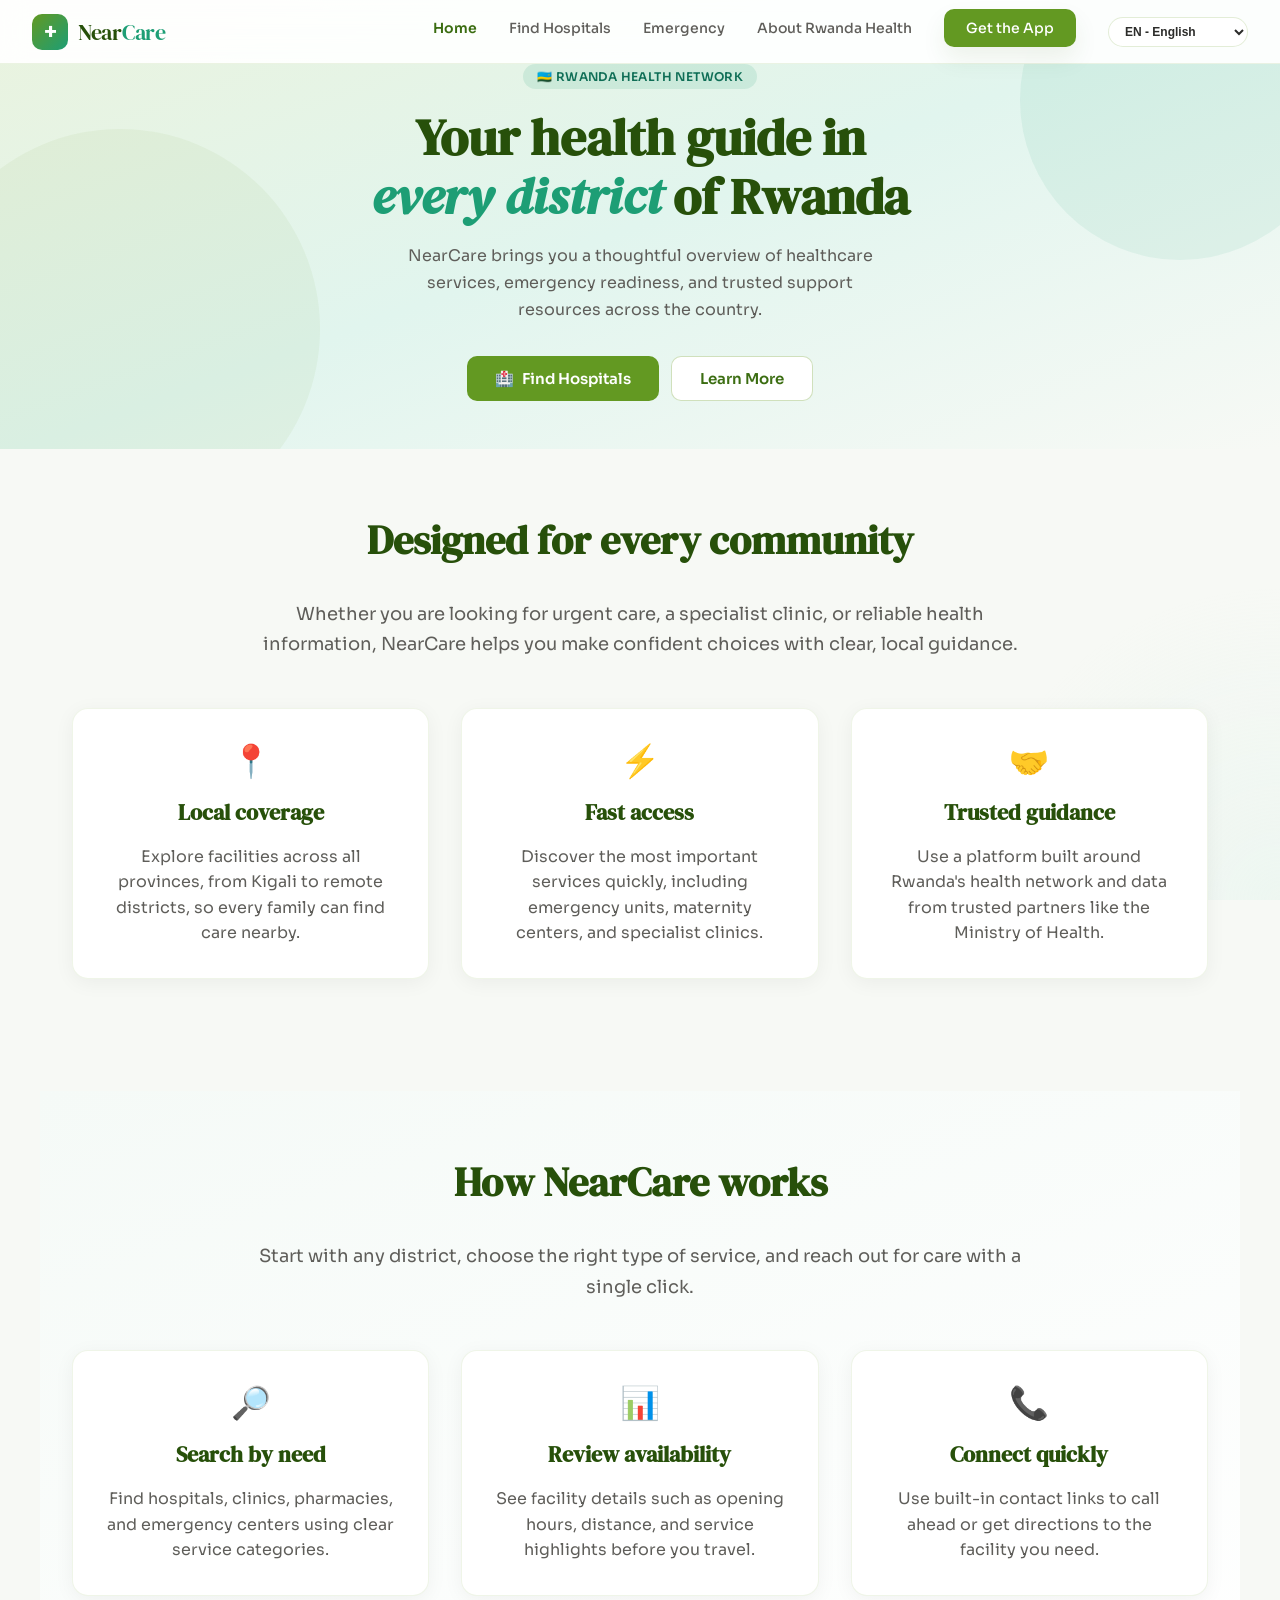
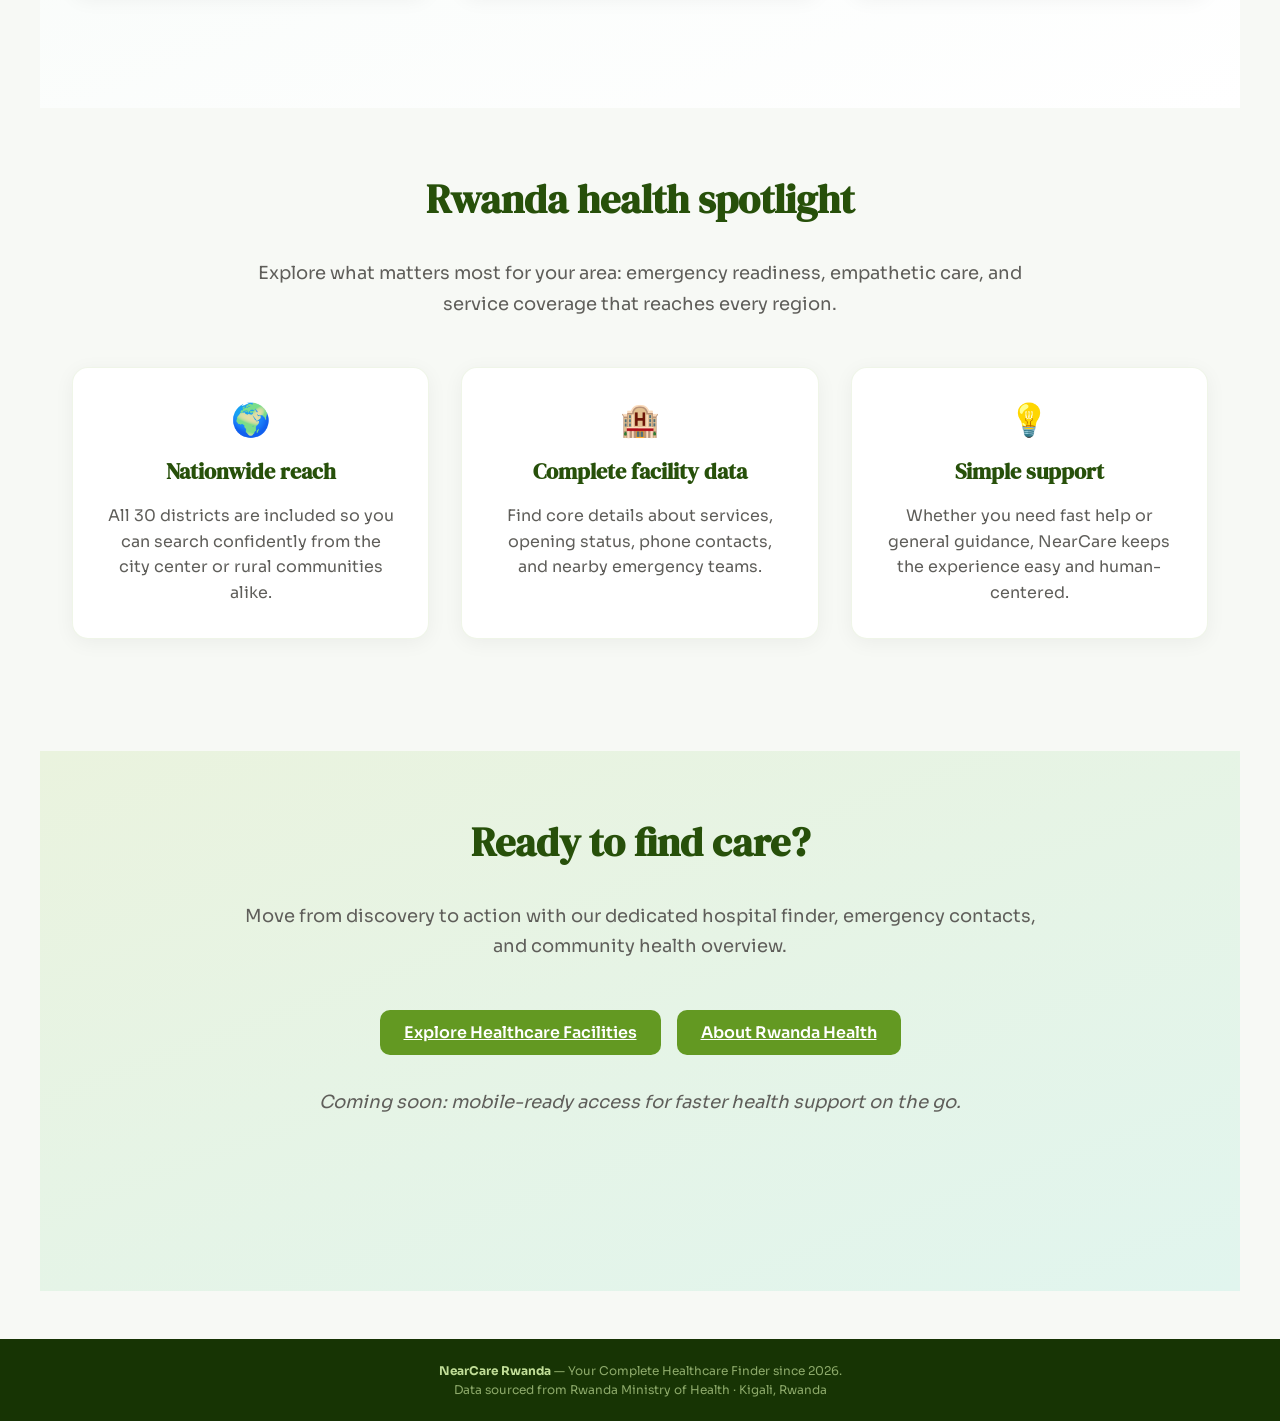
<file: index.html>
<!DOCTYPE html>
<html lang="en">
<head>
<meta charset="UTF-8">
<meta name="viewport" content="width=device-width, initial-scale=1.0">
<title>NearCare — Find Hospitals Near You in Rwanda</title>
<link href="https://fonts.googleapis.com/css2?family=Sora:wght@300;400;500;600;700&family=DM+Serif+Display:ital@0;1&display=swap" rel="stylesheet">
<link rel="stylesheet" href="style.css">
</head>
<body data-page="home" data-title-key="titleHome">

<nav>
  <div class="logo">
    <div class="logo-icon"></div>
    <span class="logo-text">Near<span>Care</span></span>
  </div>
  <ul class="nav-links">
    <li><a href="home.html" class="active" data-i18n-key="navHome">Home</a></li>
    <li><a href="Hospitals.html" data-i18n-key="navHospitals">Find Hospitals</a></li>
    <li><a href="emergency.html" data-i18n-key="navEmergency">Emergency</a></li>
    <li><a href="about.html" data-i18n-key="navAbout">About Rwanda Health</a></li>
    <li><a href="FIXED DEMO.html" class="nav-cta" data-i18n-key="navApp">Get the App</a></li>
    <li class="lang-switcher">
      <select class="lang-selector" aria-label="Select language">
        <option value="en">EN - English</option>
        <option value="fr">FR - Français</option>
        <option value="ar">AR - العربية</option>
        <option value="es">ES - Español</option>
        <option value="pt">PT - Português</option>
        <option value="de">DE - Deutsch</option>
        <option value="it">IT - Italiano</option>
        <option value="ru">RU - Русский</option>
        <option value="sw">SW - Kiswahili</option>
        <option value="am">AM - አማርኛ</option>
        <option value="ha">HA - Hausa</option>
        <option value="yo">YO - Yoruba</option>
        <option value="af">AF - Afrikaans</option>
        <option value="nl">NL - Nederlands</option>
        <option value="zu">ZU - isiZulu</option>
        <option value="el">EL - Ελληνικά</option>
      </select>
    </li>
  </ul>
</nav>

<section class="hero">
  <div class="hero-badge" data-i18n-key="homeHeroBadge">🇷🇼 Rwanda Health Network</div>
  <h1 data-i18n-key="homeHeroHeading" data-i18n-html>Your health guide in<br><em>every district</em> of Rwanda</h1>
  <p data-i18n-key="homeHeroParagraph">NearCare brings you a thoughtful overview of healthcare services, emergency readiness, and trusted support resources across the country.</p>
  <div class="hero-actions">
    <a class="btn-primary" href="Hospitals.html">
      <span>🏥</span> <span data-i18n-key="homeBtnFind">Find Hospitals</span>
    </a>
    <a class="btn-secondary" href="about.html"><span data-i18n-key="homeBtnLearn">Learn More</span></a>
  </div>
</section>

<section class="page-section">
  <div class="about-content">
    <h1 data-i18n-key="homeSection1Heading">Designed for every community</h1>
    <p data-i18n-key="homeSection1Paragraph">Whether you are looking for urgent care, a specialist clinic, or reliable health information, NearCare helps you make confident choices with clear, local guidance.</p>
  </div>

  <div class="about-grid">
    <div class="feature">
      <span class="feature-icon">📍</span>
      <h3 data-i18n-key="homeFeature1Title">Local coverage</h3>
      <p data-i18n-key="homeFeature1Text">Explore facilities across all provinces, from Kigali to remote districts, so every family can find care nearby.</p>
    </div>
    <div class="feature">
      <span class="feature-icon">⚡</span>
      <h3 data-i18n-key="homeFeature2Title">Fast access</h3>
      <p data-i18n-key="homeFeature2Text">Discover the most important services quickly, including emergency units, maternity centers, and specialist clinics.</p>
    </div>
    <div class="feature">
      <span class="feature-icon">🤝</span>
      <h3 data-i18n-key="homeFeature3Title">Trusted guidance</h3>
      <p data-i18n-key="homeFeature3Text">Use a platform built around Rwanda's health network and data from trusted partners like the Ministry of Health.</p>
    </div>
  </div>
</section>

<section class="page-section" style="background: linear-gradient(160deg, #f5faf7 0%, #ffffff 100%);">
  <div class="about-content">
    <h1 data-i18n-key="homeHowHeading">How NearCare works</h1>
    <p data-i18n-key="homeHowParagraph">Start with any district, choose the right type of service, and reach out for care with a single click.</p>
  </div>

  <div class="about-grid">
    <div class="feature">
      <span class="feature-icon">🔎</span>
      <h3 data-i18n-key="homeHowSearchTitle">Search by need</h3>
      <p data-i18n-key="homeHowSearchText">Find hospitals, clinics, pharmacies, and emergency centers using clear service categories.</p>
    </div>
    <div class="feature">
      <span class="feature-icon">📊</span>
      <h3 data-i18n-key="homeHowReviewTitle">Review availability</h3>
      <p data-i18n-key="homeHowReviewText">See facility details such as opening hours, distance, and service highlights before you travel.</p>
    </div>
    <div class="feature">
      <span class="feature-icon">📞</span>
      <h3 data-i18n-key="homeHowConnectTitle">Connect quickly</h3>
      <p data-i18n-key="homeHowConnectText">Use built-in contact links to call ahead or get directions to the facility you need.</p>
    </div>
  </div>
</section>

<section class="page-section">
  <div class="about-content">
    <h1 data-i18n-key="homeSpotlightHeading">Rwanda health spotlight</h1>
    <p data-i18n-key="homeSpotlightParagraph">Explore what matters most for your area: emergency readiness, empathetic care, and service coverage that reaches every region.</p>
  </div>

  <div class="about-grid">
    <div class="feature">
      <span class="feature-icon">🌍</span>
      <h3 data-i18n-key="homeSpot1Title">Nationwide reach</h3>
      <p data-i18n-key="homeSpot1Text">All 30 districts are included so you can search confidently from the city center or rural communities alike.</p>
    </div>
    <div class="feature">
      <span class="feature-icon">🏨</span>
      <h3 data-i18n-key="homeSpot2Title">Complete facility data</h3>
      <p data-i18n-key="homeSpot2Text">Find core details about services, opening status, phone contacts, and nearby emergency teams.</p>
    </div>
    <div class="feature">
      <span class="feature-icon">💡</span>
      <h3 data-i18n-key="homeSpot3Title">Simple support</h3>
      <p data-i18n-key="homeSpot3Text">Whether you need fast help or general guidance, NearCare keeps the experience easy and human-centered.</p>
    </div>
  </div>
</section>

<section class="page-section" style="text-align:center; background: linear-gradient(160deg, #eaf3de 0%, #e1f5ee 100%);">
  <div class="about-content">
    <h1 data-i18n-key="homeReadyHeading">Ready to find care?</h1>
    <p data-i18n-key="homeReadyParagraph">Move from discovery to action with our dedicated hospital finder, emergency contacts, and community health overview.</p>
    <div class="app-downloads">
      <a class="download-btn" href="Hospitals.html" data-i18n-key="homeExploreBtn">Explore Healthcare Facilities</a>
      <a class="download-btn" href="about.html" data-i18n-key="homeAboutBtn">About Rwanda Health</a>
    </div>
    <p class="coming-soon" data-i18n-key="homeComingSoon">Coming soon: mobile-ready access for faster health support on the go.</p>
  </div>
</section>

<footer>
  <p><strong>NearCare Rwanda</strong> — <span data-i18n-key="footerLine1">Connecting communities to quality healthcare since 2026.</span></p>
  <p style="margin-top:4px" data-i18n-key="footerLine2">Data sourced from Rwanda Ministry of Health · Kigali, Rwanda</p>
</footer>

<script src="lang.js" defer></script>
</body>
</html>
</file>
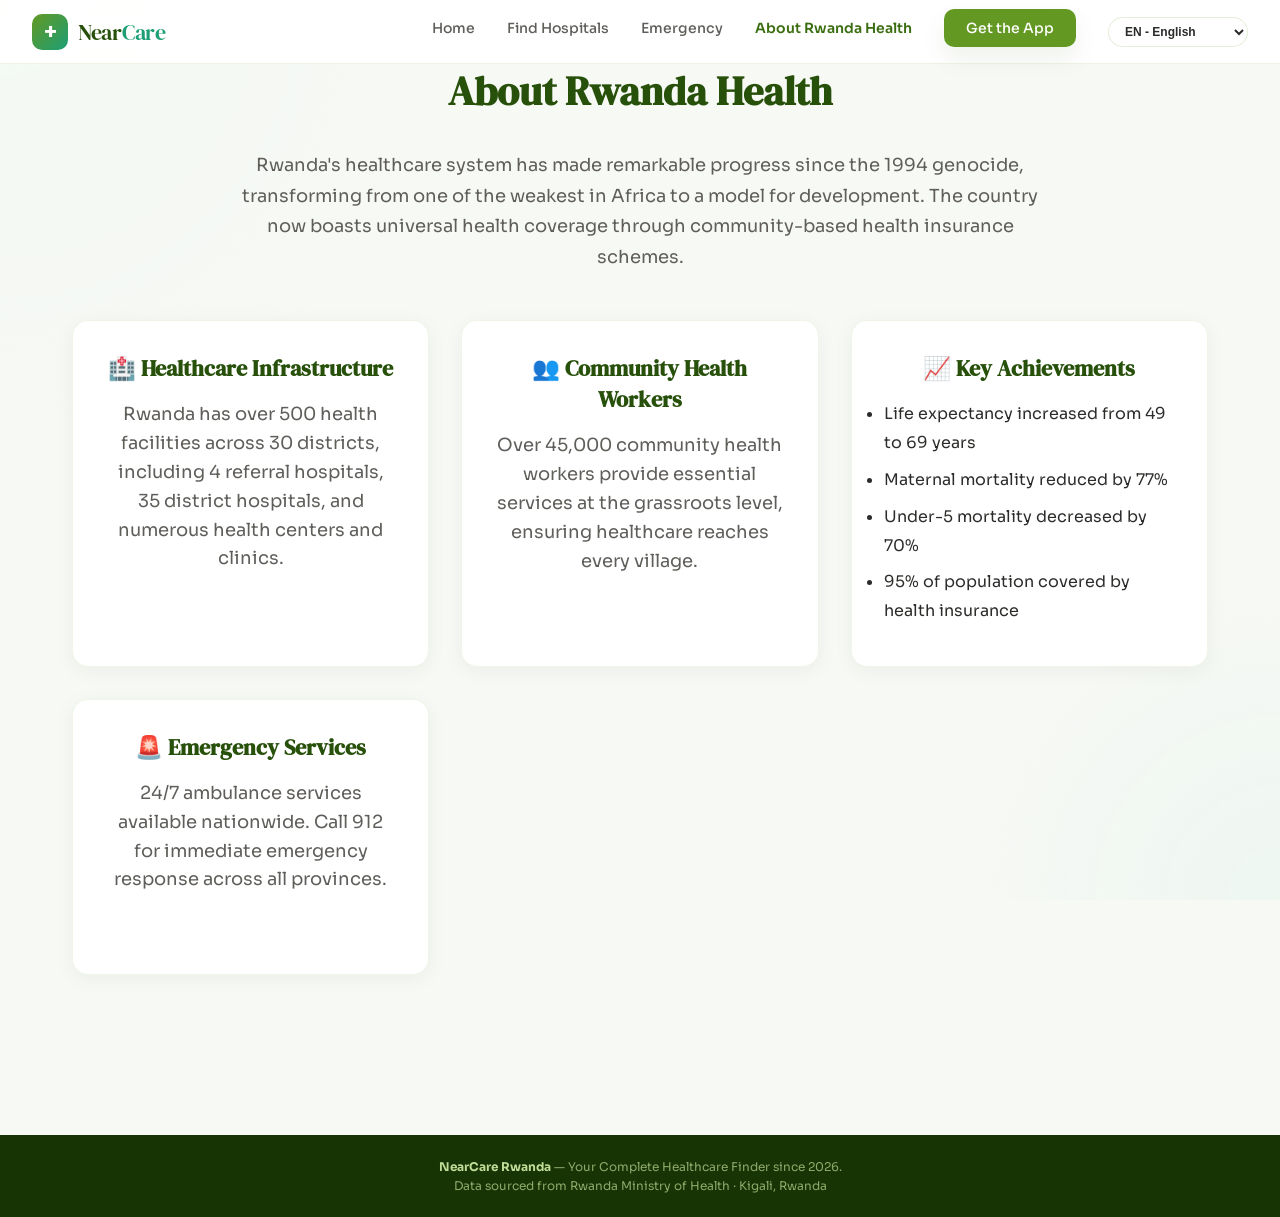
<file: about.html>
<!DOCTYPE html>
<html lang="en">
<head>
<meta charset="UTF-8">
<meta name="viewport" content="width=device-width, initial-scale=1.0">
<title>About Rwanda Health — NearCare</title>
<link href="https://fonts.googleapis.com/css2?family=Sora:wght@300;400;500;600;700&family=DM+Serif+Display:ital@0;1&display=swap" rel="stylesheet">
<link rel="stylesheet" href="style.css">
</head>
<body data-page="about" data-title-key="titleAbout">

<nav>
  <div class="logo">
    <div class="logo-icon"></div>
    <span class="logo-text">Near<span>Care</span></span>
  </div>
  <ul class="nav-links">
    <li><a href="home.html" data-i18n-key="navHome">Home</a></li>
    <li><a href="Hospitals.html" data-i18n-key="navHospitals">Find Hospitals</a></li>
    <li><a href="emergency.html" data-i18n-key="navEmergency">Emergency</a></li>
    <li><a href="about.html" class="active" data-i18n-key="navAbout">About Rwanda Health</a></li>
    <li><a href="FIXED DEMO.html" class="nav-cta" data-i18n-key="navApp">Get the App</a></li>
    <li class="lang-switcher">
      <select class="lang-selector" aria-label="Select language">
        <option value="en">EN - English</option>
        <option value="fr">FR - Français</option>
        <option value="ar">AR - العربية</option>
        <option value="es">ES - Español</option>
        <option value="pt">PT - Português</option>
        <option value="de">DE - Deutsch</option>
        <option value="it">IT - Italiano</option>
        <option value="ru">RU - Русский</option>
        <option value="sw">SW - Kiswahili</option>
        <option value="am">AM - አማርኛ</option>
        <option value="ha">HA - Hausa</option>
        <option value="yo">YO - Yoruba</option>
        <option value="af">AF - Afrikaans</option>
        <option value="nl">NL - Nederlands</option>
        <option value="zu">ZU - isiZulu</option>
        <option value="el">EL - Ελληνικά</option>
      </select>
    </li>
  </ul>
</nav>

<section class="page-section">
  <div class="about-content">
    <h1 data-i18n-key="aboutHeading">About Rwanda Health</h1>
    <p data-i18n-key="aboutParagraph">Rwanda's healthcare system has made remarkable progress since the 1994 genocide, transforming from one of the weakest in Africa to a model for development. The country now boasts universal health coverage through community-based health insurance schemes.</p>
    <div class="about-grid">
      <div class="about-card">
        <h3 data-i18n-key="aboutCard1Title">🏥 Healthcare Infrastructure</h3>
        <p data-i18n-key="aboutCard1Text">Rwanda has over 500 health facilities across 30 districts, including 4 referral hospitals, 35 district hospitals, and numerous health centers and clinics.</p>
      </div>
      <div class="about-card">
        <h3 data-i18n-key="aboutCard2Title">👥 Community Health Workers</h3>
        <p data-i18n-key="aboutCard2Text">Over 45,000 community health workers provide essential services at the grassroots level, ensuring healthcare reaches every village.</p>
      </div>
      <div class="about-card">
        <h3 data-i18n-key="aboutCard3Title">📈 Key Achievements</h3>
        <ul>
          <li data-i18n-key="aboutCard3Item1">Life expectancy increased from 49 to 69 years</li>
          <li data-i18n-key="aboutCard3Item2">Maternal mortality reduced by 77%</li>
          <li data-i18n-key="aboutCard3Item3">Under-5 mortality decreased by 70%</li>
          <li data-i18n-key="aboutCard3Item4">95% of population covered by health insurance</li>
        </ul>
      </div>
      <div class="about-card">
        <h3 data-i18n-key="aboutCard4Title">🚨 Emergency Services</h3>
        <p data-i18n-key="aboutCard4Text">24/7 ambulance services available nationwide. Call 912 for immediate emergency response across all provinces.</p>
      </div>
    </div>
  </div>
</section>

<footer>
  <p><strong>NearCare Rwanda</strong> — <span data-i18n-key="footerLine1">Connecting communities to quality healthcare since 2026.</span></p>
  <p style="margin-top:4px" data-i18n-key="footerLine2">Data sourced from Rwanda Ministry of Health · Kigali, Rwanda</p>
</footer>

<script src="lang.js" defer></script>
</body>
</html>
</file>
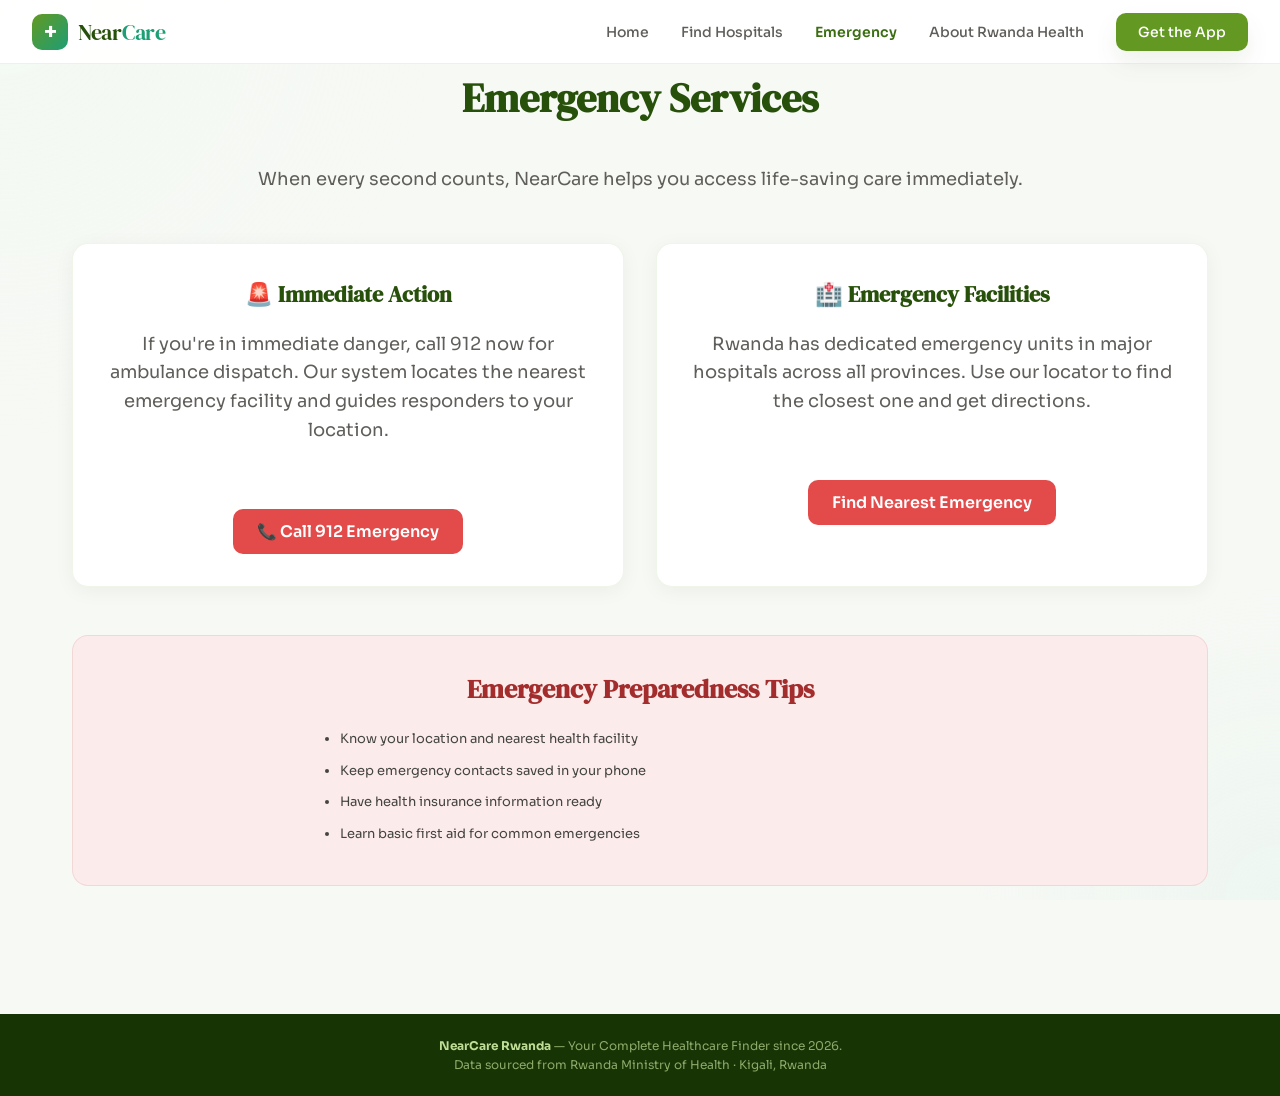
<file: emergency.html>
<!DOCTYPE html>
<html lang="en">
<head>
<meta charset="UTF-8">
<meta name="viewport" content="width=device-width, initial-scale=1.0">
<title>Emergency Services — NearCare Rwanda</title>
<link href="https://fonts.googleapis.com/css2?family=Sora:wght@300;400;500;600;700&family=DM+Serif+Display:ital@0;1&display=swap" rel="stylesheet">
<link rel="stylesheet" href="style.css">
</head>
<body data-page="emergency" data-title-key="titleEmergency">

<nav>
  
  <div class="logo">
    <div class="logo-icon"></div>
    <span class="logo-text">Near<span>Care</span></span>
  </div>
  
  <ul class="nav-links">
    <li><a href="home.html">Home</a></li>
    <li><a href="Hospitals.html">Find Hospitals</a></li>
    <li><a href="emergency.html" class="active">Emergency</a></li>
    <li><a href="about.html">About Rwanda Health</a></li>
    <li><a href="FIXED DEMO.html" class="nav-cta">Get the App</a></li>
  </ul>
</nav>

<section class="page-section">
  <div class="emergency-content">
    <h1 data-i18n-key="emergencyHeading">Emergency Services</h1>
    <p data-i18n-key="emergencyParagraph">When every second counts, NearCare helps you access life-saving care immediately.</p>
    
    <div class="emergency-grid">
      <div class="emergency-card-large">
        <h3 data-i18n-key="emergencyActionTitle">🚨 Immediate Action</h3>
        <p data-i18n-key="emergencyActionText">If you're in immediate danger, call 912 now for ambulance dispatch. Our system locates the nearest emergency facility and guides responders to your location.</p>
        <button class="emergency-call-large" onclick="window.location.href='tel:912'" data-i18n-key="emergencyCallBtn">📞 Call 912 Emergency</button>
      </div>
      <div class="emergency-card-large">
        <h3 data-i18n-key="emergencyFacilityTitle">🏥 Emergency Facilities</h3>
        <p data-i18n-key="emergencyFacilityText">Rwanda has dedicated emergency units in major hospitals across all provinces. Use our locator to find the closest one and get directions.</p>
        <button class="emergency-locate" onclick="window.location.href='Hospitals.html'" data-i18n-key="emergencyLocateBtn">Find Nearest Emergency</button>
      </div>
    </div>
   
    <div class="emergency-tips">
      <h3 data-i18n-key="emergencyTipsTitle">Emergency Preparedness Tips</h3>
      <ul>
        <li data-i18n-key="emergencyTip1">Know your location and nearest health facility</li>
        <li data-i18n-key="emergencyTip2">Keep emergency contacts saved in your phone</li>
        <li data-i18n-key="emergencyTip3">Have health insurance information ready</li>
        <li data-i18n-key="emergencyTip4">Learn basic first aid for common emergencies</li>
      </ul>
    </div>
  </div>
</section>

<footer>
  <p><strong>NearCare Rwanda</strong> — <span data-i18n-key="footerLine1">Connecting communities to quality healthcare since 2026.</span></p>
  <p style="margin-top:4px" data-i18n-key="footerLine2">Data sourced from Rwanda Ministry of Health · Kigali, Rwanda</p>
</footer>

<script src="lang.js" defer></script>
</body>
</html>
</file>
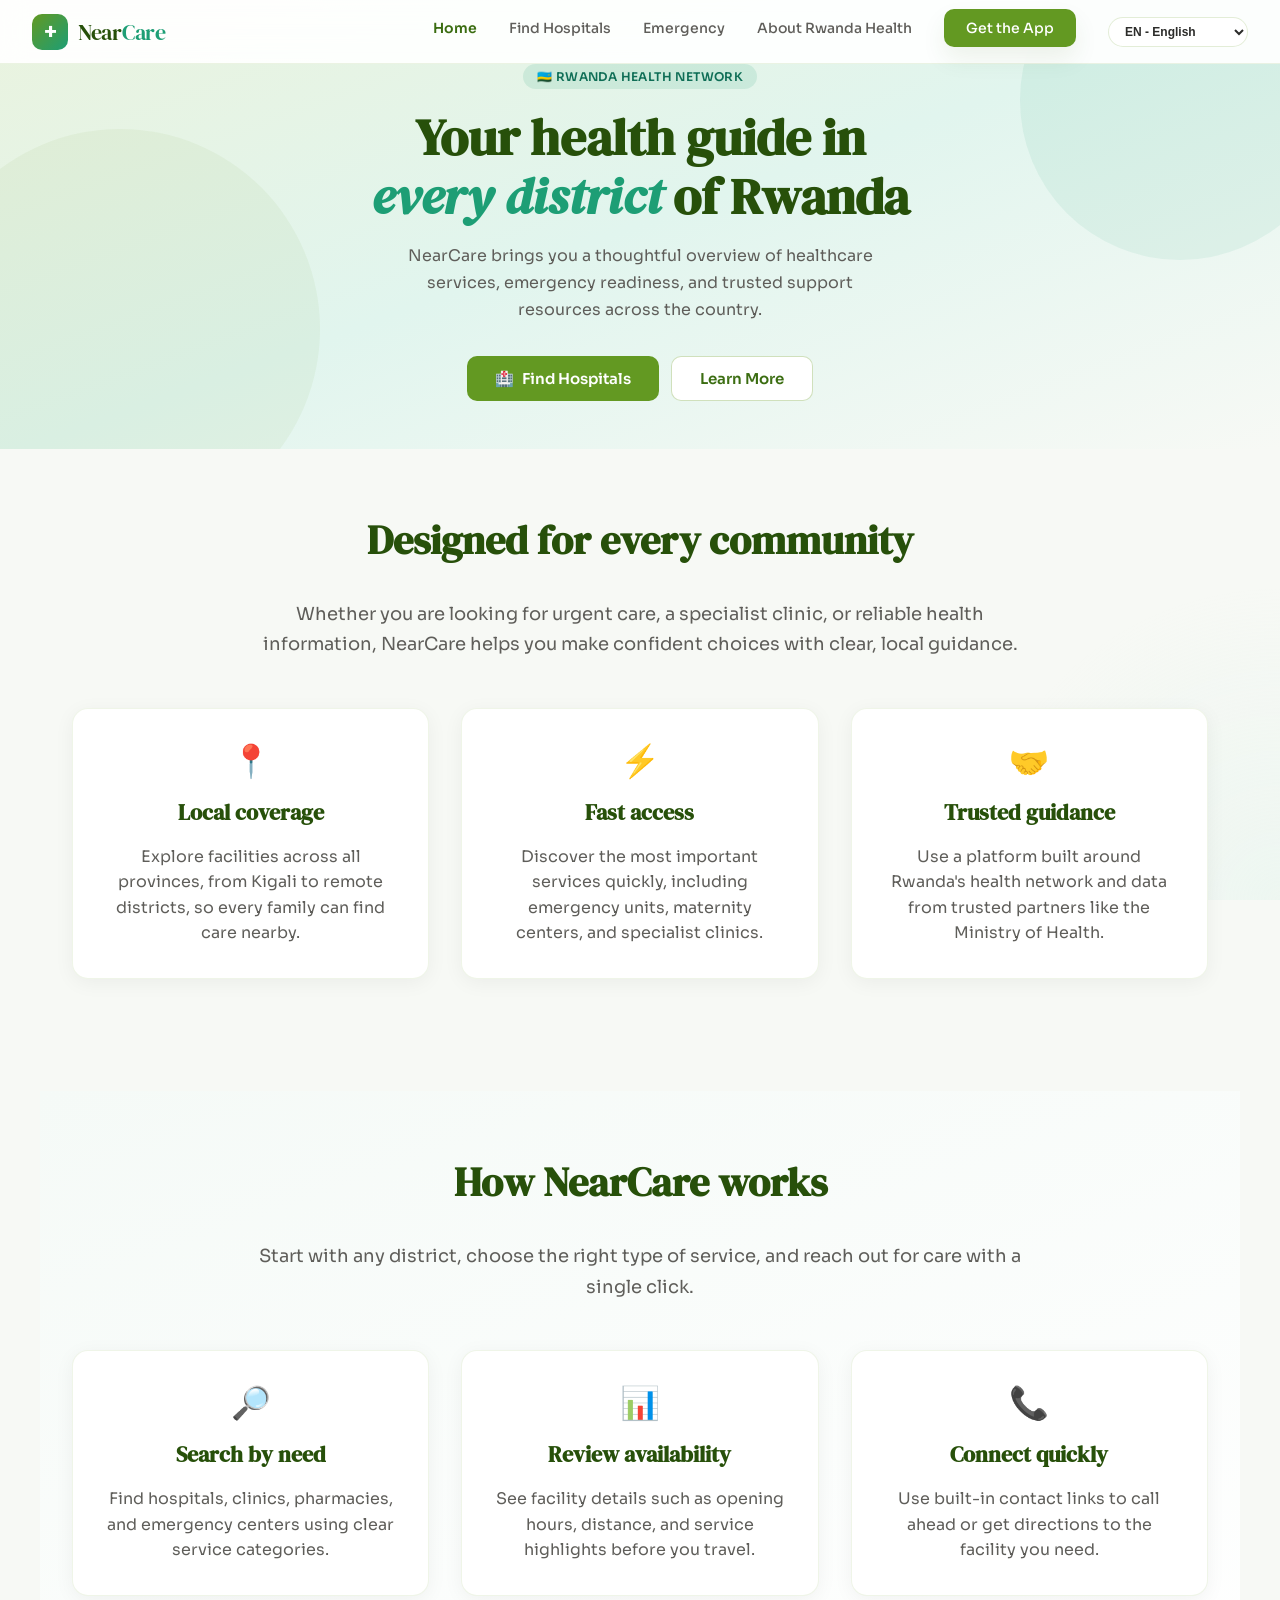
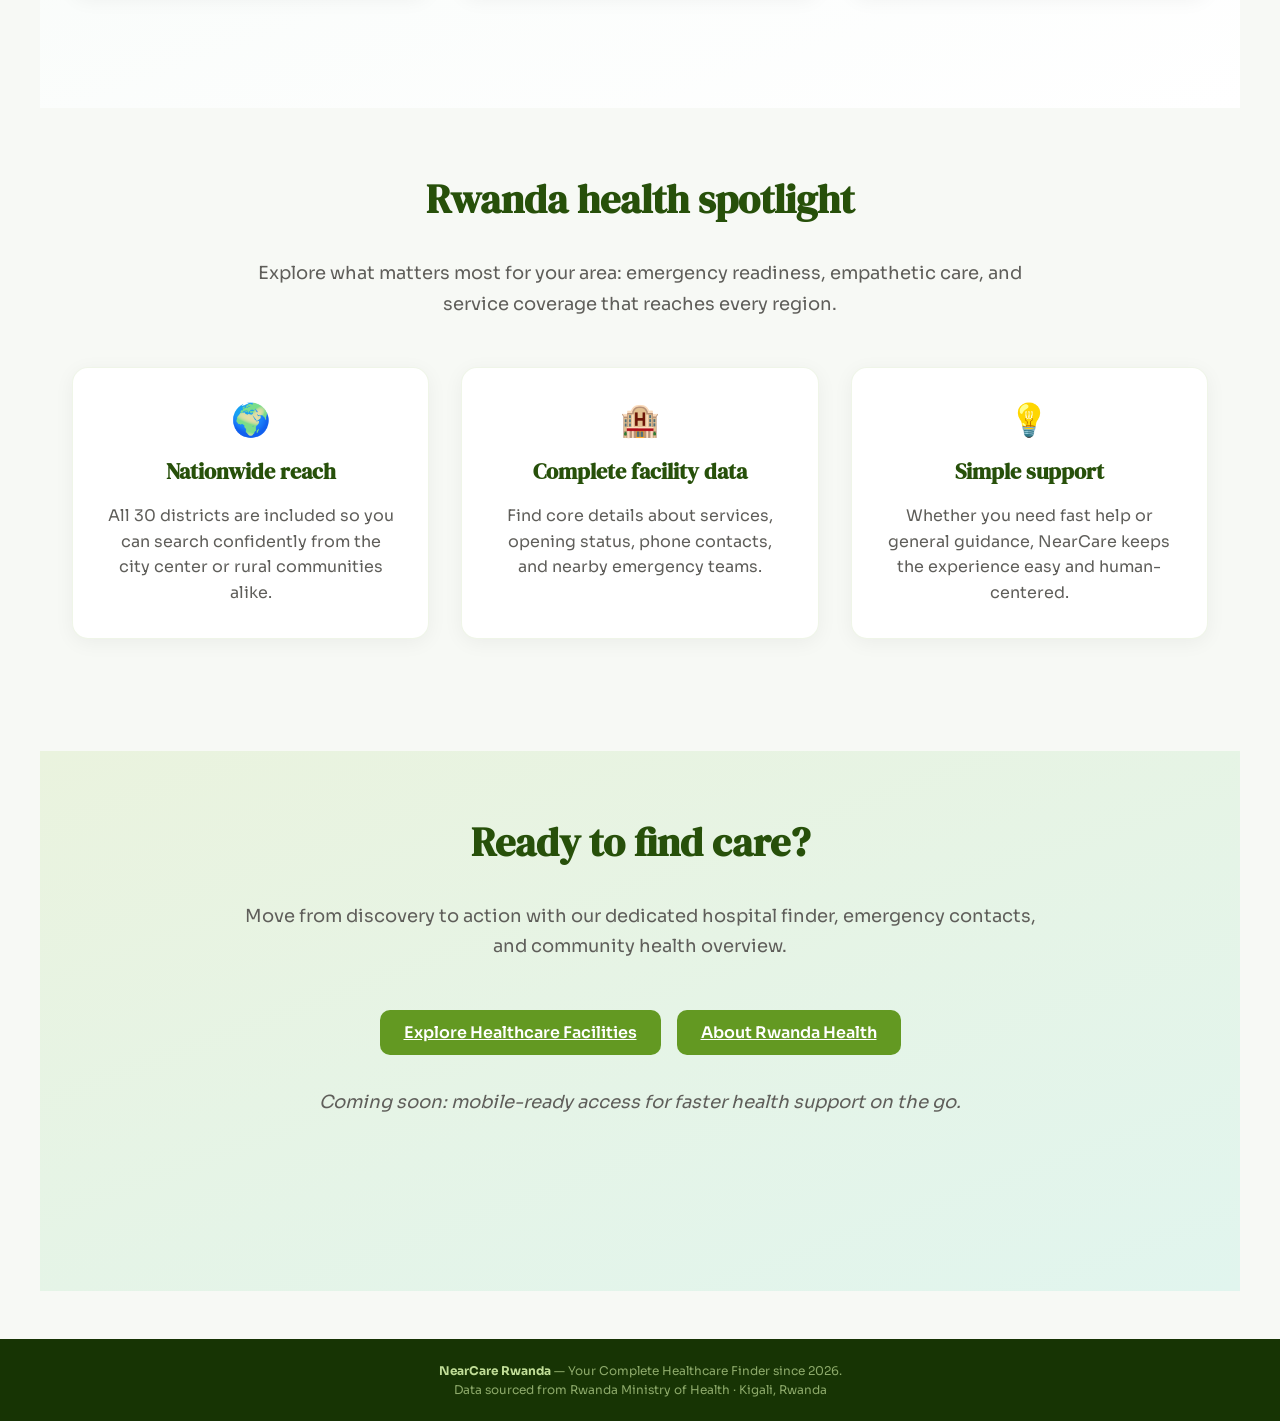
<file: home.html>
<!DOCTYPE html>
<html lang="en">
<head>
<meta charset="UTF-8">
<meta name="viewport" content="width=device-width, initial-scale=1.0">
<title>NearCare — Find Hospitals Near You in Rwanda</title>
<link href="https://fonts.googleapis.com/css2?family=Sora:wght@300;400;500;600;700&family=DM+Serif+Display:ital@0;1&display=swap" rel="stylesheet">
<link rel="stylesheet" href="style.css">
</head>
<body data-page="home" data-title-key="titleHome">

<nav>
  <div class="logo">
    <div class="logo-icon"></div>
    <span class="logo-text">Near<span>Care</span></span>
  </div>
  <ul class="nav-links">
    <li><a href="home.html" class="active" data-i18n-key="navHome">Home</a></li>
    <li><a href="Hospitals.html" data-i18n-key="navHospitals">Find Hospitals</a></li>
    <li><a href="emergency.html" data-i18n-key="navEmergency">Emergency</a></li>
    <li><a href="about.html" data-i18n-key="navAbout">About Rwanda Health</a></li>
    <li><a href="FIXED DEMO.html" class="nav-cta" data-i18n-key="navApp">Get the App</a></li>
    <li class="lang-switcher">
      <select class="lang-selector" aria-label="Select language">
        <option value="en">EN - English</option>
        <option value="fr">FR - Français</option>
        <option value="ar">AR - العربية</option>
        <option value="es">ES - Español</option>
        <option value="pt">PT - Português</option>
        <option value="de">DE - Deutsch</option>
        <option value="it">IT - Italiano</option>
        <option value="ru">RU - Русский</option>
        <option value="sw">SW - Kiswahili</option>
        <option value="am">AM - አማርኛ</option>
        <option value="ha">HA - Hausa</option>
        <option value="yo">YO - Yoruba</option>
        <option value="af">AF - Afrikaans</option>
        <option value="nl">NL - Nederlands</option>
        <option value="zu">ZU - isiZulu</option>
        <option value="el">EL - Ελληνικά</option>
      </select>
    </li>
  </ul>
</nav>

<section class="hero">
  <div class="hero-badge" data-i18n-key="homeHeroBadge">🇷🇼 Rwanda Health Network</div>
  <h1 data-i18n-key="homeHeroHeading" data-i18n-html>Your health guide in<br><em>every district</em> of Rwanda</h1>
  <p data-i18n-key="homeHeroParagraph">NearCare brings you a thoughtful overview of healthcare services, emergency readiness, and trusted support resources across the country.</p>
  <div class="hero-actions">
    <a class="btn-primary" href="Hospitals.html">
      <span>🏥</span> <span data-i18n-key="homeBtnFind">Find Hospitals</span>
    </a>
    <a class="btn-secondary" href="about.html"><span data-i18n-key="homeBtnLearn">Learn More</span></a>
  </div>
</section>

<section class="page-section">
  <div class="about-content">
    <h1 data-i18n-key="homeSection1Heading">Designed for every community</h1>
    <p data-i18n-key="homeSection1Paragraph">Whether you are looking for urgent care, a specialist clinic, or reliable health information, NearCare helps you make confident choices with clear, local guidance.</p>
  </div>

  <div class="about-grid">
    <div class="feature">
      <span class="feature-icon">📍</span>
      <h3 data-i18n-key="homeFeature1Title">Local coverage</h3>
      <p data-i18n-key="homeFeature1Text">Explore facilities across all provinces, from Kigali to remote districts, so every family can find care nearby.</p>
    </div>
    <div class="feature">
      <span class="feature-icon">⚡</span>
      <h3 data-i18n-key="homeFeature2Title">Fast access</h3>
      <p data-i18n-key="homeFeature2Text">Discover the most important services quickly, including emergency units, maternity centers, and specialist clinics.</p>
    </div>
    <div class="feature">
      <span class="feature-icon">🤝</span>
      <h3 data-i18n-key="homeFeature3Title">Trusted guidance</h3>
      <p data-i18n-key="homeFeature3Text">Use a platform built around Rwanda's health network and data from trusted partners like the Ministry of Health.</p>
    </div>
  </div>
</section>

<section class="page-section" style="background: linear-gradient(160deg, #f5faf7 0%, #ffffff 100%);">
  <div class="about-content">
    <h1 data-i18n-key="homeHowHeading">How NearCare works</h1>
    <p data-i18n-key="homeHowParagraph">Start with any district, choose the right type of service, and reach out for care with a single click.</p>
  </div>

  <div class="about-grid">
    <div class="feature">
      <span class="feature-icon">🔎</span>
      <h3 data-i18n-key="homeHowSearchTitle">Search by need</h3>
      <p data-i18n-key="homeHowSearchText">Find hospitals, clinics, pharmacies, and emergency centers using clear service categories.</p>
    </div>
    <div class="feature">
      <span class="feature-icon">📊</span>
      <h3 data-i18n-key="homeHowReviewTitle">Review availability</h3>
      <p data-i18n-key="homeHowReviewText">See facility details such as opening hours, distance, and service highlights before you travel.</p>
    </div>
    <div class="feature">
      <span class="feature-icon">📞</span>
      <h3 data-i18n-key="homeHowConnectTitle">Connect quickly</h3>
      <p data-i18n-key="homeHowConnectText">Use built-in contact links to call ahead or get directions to the facility you need.</p>
    </div>
  </div>
</section>

<section class="page-section">
  <div class="about-content">
    <h1 data-i18n-key="homeSpotlightHeading">Rwanda health spotlight</h1>
    <p data-i18n-key="homeSpotlightParagraph">Explore what matters most for your area: emergency readiness, empathetic care, and service coverage that reaches every region.</p>
  </div>

  <div class="about-grid">
    <div class="feature">
      <span class="feature-icon">🌍</span>
      <h3 data-i18n-key="homeSpot1Title">Nationwide reach</h3>
      <p data-i18n-key="homeSpot1Text">All 30 districts are included so you can search confidently from the city center or rural communities alike.</p>
    </div>
    <div class="feature">
      <span class="feature-icon">🏨</span>
      <h3 data-i18n-key="homeSpot2Title">Complete facility data</h3>
      <p data-i18n-key="homeSpot2Text">Find core details about services, opening status, phone contacts, and nearby emergency teams.</p>
    </div>
    <div class="feature">
      <span class="feature-icon">💡</span>
      <h3 data-i18n-key="homeSpot3Title">Simple support</h3>
      <p data-i18n-key="homeSpot3Text">Whether you need fast help or general guidance, NearCare keeps the experience easy and human-centered.</p>
    </div>
  </div>
</section>

<section class="page-section" style="text-align:center; background: linear-gradient(160deg, #eaf3de 0%, #e1f5ee 100%);">
  <div class="about-content">
    <h1 data-i18n-key="homeReadyHeading">Ready to find care?</h1>
    <p data-i18n-key="homeReadyParagraph">Move from discovery to action with our dedicated hospital finder, emergency contacts, and community health overview.</p>
    <div class="app-downloads">
      <a class="download-btn" href="Hospitals.html" data-i18n-key="homeExploreBtn">Explore Healthcare Facilities</a>
      <a class="download-btn" href="about.html" data-i18n-key="homeAboutBtn">About Rwanda Health</a>
    </div>
    <p class="coming-soon" data-i18n-key="homeComingSoon">Coming soon: mobile-ready access for faster health support on the go.</p>
  </div>
</section>

<footer>
  <p><strong>NearCare Rwanda</strong> — <span data-i18n-key="footerLine1">Connecting communities to quality healthcare since 2026.</span></p>
  <p style="margin-top:4px" data-i18n-key="footerLine2">Data sourced from Rwanda Ministry of Health · Kigali, Rwanda</p>
</footer>

<script src="lang.js" defer></script>
</body>
</html>
</file>
<file: style.css>
:root {
  --green-50: #EAF3DE;
  --green-100: #C0DD97;
  --green-200: #97C459;
  --green-400: #639922;
  --green-600: #3B6D11;
  --green-800: #27500A;
  --green-900: #173404;
  --teal-50: #E1F5EE;
  --teal-100: #9FE1CB;
  --teal-400: #1D9E75;
  --teal-600: #0F6E56;
  --teal-800: #085041;
  --amber-50: #FAEEDA;
  --amber-400: #BA7517;
  --amber-600: #854F0B;
  --red-50: #FCEBEB;
  --red-400: #E24B4A;
  --red-600: #A32D2D;
  --gray-50: #F1EFE8;
  --gray-100: #D3D1C7;
  --gray-200: #B4B2A9;
  --gray-400: #888780;
  --gray-600: #5F5E5A;
  --gray-800: #444441;
  --gray-900: #2C2C2A;
}

* { margin: 0; padding: 0; box-sizing: border-box; }

body {
  font-family: 'Sora', sans-serif;
  background: #f7f9f5;
  color: var(--gray-900);
  min-height: 100vh;
}

nav {
  position: fixed; top: 0; left: 0; right: 0; z-index: 1000;
  background: rgba(255,255,255,0.92);
  backdrop-filter: blur(12px);
  border-bottom: 1px solid rgba(99,153,34,0.12);
  padding: 0 2rem;
  height: 64px;
  display: flex; align-items: center; justify-content: space-between;
}

.logo {
  display: flex; align-items: center; gap: 10px;
}

.logo-icon {
  width: 36px; height: 36px;
  background: linear-gradient(135deg, var(--green-400), var(--teal-400));
  border-radius: 10px;
  display: flex; align-items: center; justify-content: center;
  position: relative;
}

.logo-icon::after {
  content: '+';
  color: white;
  font-size: 22px;
  font-weight: 700;
  line-height: 1;
}

.logo-text {
  font-family: 'DM Serif Display', serif;
  font-size: 22px;
  color: var(--green-800);
  letter-spacing: -0.3px;
}

.logo-text span { color: var(--teal-400); }

.nav-links {
  display: flex; gap: 2rem; list-style: none;
}

.nav-links a {
  text-decoration: none;
  color: var(--gray-600);
  font-size: 14px;
  font-weight: 500;
  transition: color 0.2s;
}

.nav-links a:hover { color: var(--green-600); }
.nav-links a.active { color: var(--green-600); font-weight: 600; }

.lang-switcher {
  display: flex;
  align-items: center;
  gap: 0.4rem;
  margin-left: auto;
}

.lang-selector {
  border: 1.5px solid rgba(99,153,34,0.18);
  border-radius: 999px;
  padding: 6px 12px;
  font-size: 12px;
  font-weight: 600;
  color: var(--gray-700);
  background: white;
  cursor: pointer;
  transition: border-color 0.2s, box-shadow 0.2s;
  min-width: 140px;
}

.lang-selector option {
  font-weight: 600;
}

.lang-selector:focus {
  outline: none;
  border-color: var(--green-600);
  box-shadow: 0 0 0 3px rgba(99,153,34,0.12);
}

.lang-toggle {
  background: transparent;
  border: 1.5px solid rgba(99,153,34,0.18);
  color: var(--gray-600);
  border-radius: 999px;
  padding: 6px 10px;
  font-size: 12px;
  font-weight: 600;
  cursor: pointer;
  transition: all 0.2s;
}

.lang-toggle.active {
  background: var(--green-400);
  color: white;
  border-color: var(--green-400);
}

.lang-toggle:hover {
  background: rgba(99,153,34,0.08);
}

.nav-cta {
  background: var(--green-400);
  color: white !important;
  padding: 10px 22px;
  border-radius: 10px;
  transition: background 0.2s, transform 0.2s ease, box-shadow 0.2s ease;
  box-shadow: 0 12px 24px rgba(52,84,10,0.08);
}

.nav-cta:hover { background: var(--green-600) !important; color: white !important; transform: translateY(-1px); box-shadow: 0 16px 32px rgba(52,84,10,0.16); }

.hero {
  padding-top: 64px;
  background: linear-gradient(160deg, #eaf3de 0%, #e1f5ee 50%, #f7f9f5 100%);
  min-height: 340px;
  display: flex; flex-direction: column; align-items: center; justify-content: center;
  text-align: center;
  padding-bottom: 3rem;
  padding-left: 1rem;
  padding-right: 1rem;
  position: relative;
  overflow: hidden;
  animation: floatIn 1s ease-out both;
}

.hero::before {
  content: '';
  position: absolute;
  top: -60px; right: -60px;
  width: 320px; height: 320px;
  border-radius: 50%;
  background: rgba(29,158,117,0.08);
  pointer-events: none;
}

.hero::after {
  content: '';
  position: absolute;
  bottom: -80px; left: -80px;
  width: 400px; height: 400px;
  border-radius: 50%;
  background: rgba(99,153,34,0.06);
  pointer-events: none;
}

body::before {
  content: '';
  position: fixed;
  inset: 0;
  background: radial-gradient(circle at top left, rgba(237,250,240,0.35), transparent 28%), radial-gradient(circle at bottom right, rgba(220,242,234,0.35), transparent 20%);
  pointer-events: none;
  z-index: -1;
  animation: breeze 18s ease-in-out infinite;
}

.hero-badge {
  animation: popIn 0.8s ease-out both;
}

.hero h1,
.hero p,
.hero-actions,
.card,
footer {
  animation: fadeInUp 0.7s ease-out both;
}

.card { animation-delay: 0.15s; }

@keyframes floatIn {
  from { opacity: 0; transform: translateY(18px); }
  to { opacity: 1; transform: translateY(0); }
}

@keyframes popIn {
  from { opacity: 0; transform: scale(0.85); }
  to { opacity: 1; transform: scale(1); }
}

@keyframes fadeInUp {
  from { opacity: 0; transform: translateY(12px); }
  to { opacity: 1; transform: translateY(0); }
}

@keyframes breeze {
  0%,100% { transform: translate(0,0); }
  50% { transform: translate(-10px, 12px); }
}

.hero-badge {
  display: inline-flex; align-items: center; gap: 6px;
  background: rgba(29,158,117,0.12);
  color: var(--teal-600);
  font-size: 12px; font-weight: 600;
  padding: 5px 14px;
  border-radius: 999px;
  margin-bottom: 1.2rem;
  letter-spacing: 0.4px;
  text-transform: uppercase;
}

.hero h1 {
  font-family: 'DM Serif Display', serif;
  font-size: clamp(2rem, 5vw, 3.2rem);
  color: var(--green-800);
  line-height: 1.15;
  max-width: 640px;
  margin-bottom: 1rem;
}

.hero h1 em {
  font-style: italic;
  color: var(--teal-400);
}

.hero p {
  font-size: 16px;
  color: var(--gray-600);
  max-width: 480px;
  line-height: 1.7;
  margin-bottom: 2rem;
}

.hero-actions {
  display: flex; gap: 12px; flex-wrap: wrap; justify-content: center;
}

.btn-primary {
  background: var(--green-400);
  color: white;
  border: none;
  padding: 12px 28px;
  border-radius: 10px;
  font-size: 15px;
  font-weight: 600;
  font-family: 'Sora', sans-serif;
  cursor: pointer;
  transition: all 0.2s;
  display: flex; align-items: center; gap: 8px;
}

.btn-primary:hover { background: var(--green-600); transform: translateY(-1px); }

.btn-secondary {
  background: white;
  color: var(--green-600);
  border: 1.5px solid rgba(99,153,34,0.3);
  padding: 12px 28px;
  border-radius: 10px;
  font-size: 15px;
  font-weight: 600;
  font-family: 'Sora', sans-serif;
  cursor: pointer;
  transition: all 0.2s;
}

.btn-secondary:hover { border-color: var(--green-400); background: var(--green-50); }

.stats-bar {
  background: var(--green-800);
  padding: 1.2rem 2rem;
  display: flex; justify-content: center; gap: 4rem; flex-wrap: wrap;
}

.stat {
  text-align: center;
}

.stat-num {
  font-family: 'DM Serif Display', serif;
  font-size: 1.8rem;
  color: var(--green-100);
  line-height: 1;
}

.stat-label {
  font-size: 11px;
  color: rgba(192,221,151,0.7);
  text-transform: uppercase;
  letter-spacing: 0.8px;
  margin-top: 2px;
}

.main-content {
  max-width: 1320px;
  margin: 0 auto;
  padding: 2.5rem 1.5rem;
  display: grid;
  grid-template-columns: 380px 1fr;
  gap: 1.5rem;
  align-items: start;
}

.sidebar {
  display: flex; flex-direction: column; gap: 1rem;
}

.card {
  background: white;
  border-radius: 16px;
  border: 1px solid rgba(99,153,34,0.1);
  overflow: hidden;
  box-shadow: 0 2px 12px rgba(0,0,0,0.05);
}

.card-header {
  padding: 1.2rem 1.4rem 0.8rem;
  border-bottom: 1px solid #f0f0ec;
  display: flex; align-items: center; justify-content: space-between;
}

.card-title {
  font-size: 13px;
  font-weight: 600;
  color: var(--gray-800);
  text-transform: uppercase;
  letter-spacing: 0.6px;
}

.location-panel { padding: 1.4rem; }

.location-status {
  display: flex; align-items: center; gap: 10px;
  padding: 12px 14px;
  background: var(--green-50);
  border-radius: 10px;
  border: 1px solid rgba(99,153,34,0.15);
  margin-bottom: 1rem;
}

.pulse-dot {
  width: 10px; height: 10px;
  border-radius: 50%;
  background: var(--green-400);
  flex-shrink: 0;
  position: relative;
}

.pulse-dot.active::after {
  content: '';
  position: absolute;
  top: -3px; left: -3px;
  width: 16px; height: 16px;
  border-radius: 50%;
  border: 2px solid var(--green-400);
  animation: pulse 1.5s ease-out infinite;
}

@keyframes pulse {
  0% { transform: scale(0.8); opacity: 1; }
  100% { transform: scale(2); opacity: 0; }
}

.location-text { font-size: 13px; color: var(--gray-800); font-weight: 500; }
.location-sub { font-size: 11px; color: var(--gray-400); margin-top: 1px; }

.detect-btn {
  width: 100%;
  background: var(--green-400);
  color: white;
  border: none;
  padding: 11px;
  border-radius: 9px;
  font-size: 14px;
  font-weight: 600;
  font-family: 'Sora', sans-serif;
  cursor: pointer;
  transition: all 0.2s;
  display: flex; align-items: center; justify-content: center; gap: 8px;
}

.detect-btn:hover { background: var(--green-600); }

.filter-bar { padding: 0.8rem 1.4rem; display: flex; gap: 8px; flex-wrap: wrap; }

.filter-pill {
  font-size: 12px; font-weight: 600; font-family: 'Sora', sans-serif;
  padding: 5px 13px;
  border-radius: 999px;
  border: 1.5px solid var(--gray-100);
  background: white;
  color: var(--gray-600);
  cursor: pointer;
  transition: all 0.15s;
}

.filter-pill:hover { border-color: var(--green-200); color: var(--green-600); }
.filter-pill.active { background: var(--green-400); border-color: var(--green-400); color: white; }

.search-wrap { padding: 1rem 1.4rem 0.6rem; }

.search-input {
  width: 100%;
  padding: 9px 14px 9px 38px;
  border: 1.5px solid var(--gray-100);
  border-radius: 9px;
  font-size: 13px;
  font-family: 'Sora', sans-serif;
  color: var(--gray-800);
  background: var(--gray-50);
  transition: border 0.2s;
  outline: none;
}

.search-input:focus { border-color: var(--green-200); background: white; }

.search-wrap { position: relative; }

.search-icon {
  position: absolute; left: 12px; top: 50%; transform: translateY(-50%);
  color: var(--gray-400); font-size: 15px;
  pointer-events: none;
}

.hospital-list {
  max-height: 560px;
  overflow-y: auto;
  padding: 0.5rem 0.8rem 1rem;
}

.hospital-list::-webkit-scrollbar { width: 4px; }
.hospital-list::-webkit-scrollbar-thumb { background: var(--gray-100); border-radius: 2px; }

.hospital-item {
  padding: 12px 12px;
  border-radius: 12px;
  cursor: pointer;
  transition: all 0.15s;
  display: flex; align-items: flex-start; gap: 12px;
  margin-bottom: 6px;
  border: 1.5px solid transparent;
  position: relative;
}

.hospital-item:hover { background: var(--green-50); border-color: rgba(99,153,34,0.15); }
.hospital-item.selected { background: var(--green-50); border-color: var(--green-200); }

.hosp-icon {
  width: 38px; height: 38px; border-radius: 10px;
  display: flex; align-items: center; justify-content: center;
  flex-shrink: 0; font-size: 16px;
}

.hosp-icon.hospital { background: #E8F4FF; }
.hosp-icon.clinic { background: var(--teal-50); }
.hosp-icon.emergency { background: var(--red-50); }
.hosp-icon.health-center { background: var(--amber-50); }

.hosp-info { flex: 1; min-width: 0; }

.hosp-name {
  font-size: 13px; font-weight: 600; color: var(--gray-900);
  white-space: nowrap; overflow: hidden; text-overflow: ellipsis;
  margin-bottom: 2px;
}

.hosp-location {
  font-size: 11px; color: var(--gray-400); margin-bottom: 5px;
  display: flex; align-items: center; gap: 3px;
}

.hosp-meta {
  display: flex; align-items: center; gap: 8px;
}

.badge {
  font-size: 10px; font-weight: 600;
  padding: 2px 7px; border-radius: 4px;
  letter-spacing: 0.2px;
}

.badge-open { background: var(--green-50); color: var(--green-600); }
.badge-closed { background: var(--red-50); color: var(--red-600); }
.badge-24h { background: var(--teal-50); color: var(--teal-600); }

.hosp-dist {
  font-size: 11px; color: var(--gray-400); font-weight: 500;
  margin-left: auto; white-space: nowrap;
}

.stars {
  color: #F0A500; font-size: 11px; letter-spacing: 1px;
}

.map-container {
  position: sticky;
  top: 80px;
}

.map-card {
  background: white;
  border-radius: 20px;
  overflow: hidden;
  border: 1px solid rgba(99,153,34,0.1);
  box-shadow: 0 4px 24px rgba(0,0,0,0.08);
}

.map-toolbar {
  padding: 1rem 1.4rem;
  display: flex; align-items: center; justify-content: space-between;
  border-bottom: 1px solid #f0f0ec;
}

.map-title {
  font-size: 15px; font-weight: 600; color: var(--gray-900);
  display: flex; align-items: center; gap: 8px;
}

.map-controls {
  display: flex; gap: 6px;
}

.map-btn {
  width: 32px; height: 32px;
  border-radius: 8px;
  border: 1.5px solid var(--gray-100);
  background: white;
  display: flex; align-items: center; justify-content: center;
  cursor: pointer;
  font-size: 14px;
  color: var(--gray-600);
  transition: all 0.15s;
}

.map-btn:hover { border-color: var(--green-200); color: var(--green-600); background: var(--green-50); }

#map {
  height: 520px;
  width: 100%;
}

.detail-panel {
  display: none;
  padding: 1.4rem;
  border-top: 1px solid #f0f0ec;
  animation: slideUp 0.2s ease;
}

.detail-panel.visible { display: block; }

@keyframes slideUp {
  from { opacity: 0; transform: translateY(8px); }
  to { opacity: 1; transform: translateY(0); }
}

.detail-header {
  display: flex; align-items: flex-start; justify-content: space-between;
  margin-bottom: 1rem;
}

.detail-name {
  font-family: 'DM Serif Display', serif;
  font-size: 20px;
  color: var(--green-800);
  line-height: 1.2;
}

.close-detail {
  background: none; border: none; cursor: pointer;
  color: var(--gray-400); font-size: 18px;
  width: 28px; height: 28px;
  border-radius: 6px;
  display: flex; align-items: center; justify-content: center;
  transition: all 0.15s;
}

.close-detail:hover { background: var(--gray-50); color: var(--gray-800); }

.detail-grid {
  display: grid; grid-template-columns: 1fr 1fr; gap: 10px;
  margin-bottom: 1rem;
}

.detail-field {
  background: var(--gray-50);
  border-radius: 9px;
  padding: 10px 12px;
}

.detail-field-label {
  font-size: 10px; color: var(--gray-400);
  text-transform: uppercase; letter-spacing: 0.6px;
  margin-bottom: 4px;
}

.detail-field-value {
  font-size: 13px; font-weight: 600; color: var(--gray-900);
}

.detail-actions {
  display: flex; gap: 8px;
}

.dir-btn {
  flex: 1;
  background: var(--green-400);
  color: white;
  border: none;
  padding: 10px;
  border-radius: 9px;
  font-size: 13px;
  font-weight: 600;
  font-family: 'Sora', sans-serif;
  cursor: pointer;
  transition: all 0.2s;
  display: flex; align-items: center; justify-content: center; gap: 6px;
}

.dir-btn:hover { background: var(--green-600); }

.call-btn {
  flex: 1;
  background: white;
  color: var(--teal-600);
  border: 1.5px solid rgba(15,110,86,0.25);
  padding: 10px;
  border-radius: 9px;
  font-size: 13px;
  font-weight: 600;
  font-family: 'Sora', sans-serif;
  cursor: pointer;
  transition: all 0.2s;
  display: flex; align-items: center; justify-content: center; gap: 6px;
}

.call-btn:hover { background: var(--teal-50); border-color: var(--teal-400); }

.loader-overlay {
  display: none;
  position: fixed; inset: 0; z-index: 9999;
  background: rgba(234,243,222,0.85);
  backdrop-filter: blur(6px);
  flex-direction: column; align-items: center; justify-content: center; gap: 1rem;
}

.loader-overlay.visible { display: flex; }

.spinner {
  width: 48px; height: 48px;
  border: 4px solid var(--green-100);
  border-top-color: var(--green-400);
  border-radius: 50%;
  animation: spin 0.8s linear infinite;
}

@keyframes spin { to { transform: rotate(360deg); } }

.loader-text { font-weight: 600; color: var(--green-800); font-size: 14px; }

.radius-wrap { padding: 0.8rem 1.4rem; display: flex; align-items: center; gap: 10px; }
.radius-wrap label { font-size: 12px; color: var(--gray-600); font-weight: 500; white-space: nowrap; }
.radius-slider { flex: 1; accent-color: var(--green-400); }
.radius-val { font-size: 13px; font-weight: 700; color: var(--green-600); min-width: 44px; text-align: right; }

.empty-state {
  text-align: center; padding: 2rem 1rem;
  color: var(--gray-400);
}

.empty-state .icon { font-size: 2rem; margin-bottom: 0.5rem; }
.empty-state p { font-size: 13px; }

.emergency-card {
  border-color: rgba(163,45,45,0.14);
  background: rgba(255,239,239,0.88);
}

.emergency-title {
  color: var(--red-600);
}

.emergency-content {
  font-size: 13px;
  color: var(--gray-800);
  margin-bottom: 1rem;
  line-height: 1.7;
}

.emergency-actions {
  display: grid;
  gap: 0.75rem;
}

.emergency-btn,
.emergency-call {
  width: 100%;
  border: none;
  border-radius: 12px;
  padding: 12px 16px;
  font-size: 14px;
  font-weight: 700;
  font-family: 'Sora', sans-serif;
  cursor: pointer;
  transition: transform 0.2s, background 0.2s;
  display: inline-flex;
  align-items: center;
  justify-content: center;
  gap: 8px;
}

.emergency-btn {
  background: var(--red-400);
  color: white;
}

.emergency-btn:hover { background: var(--red-600); transform: translateY(-1px); }

.emergency-call {
  background: white;
  color: var(--red-600);
  border: 1.5px solid rgba(163,45,45,0.25);
}

.emergency-call:hover { background: rgba(255,239,239,0.95); transform: translateY(-1px); }

.emergency-note {
  font-size: 12px;
  color: var(--red-600);
  margin-top: 0.85rem;
  line-height: 1.5;
}

.emergency-floating {
  position: fixed;
  right: 18px;
  bottom: 18px;
  z-index: 1100;
  background: var(--red-400);
  color: white;
  border: none;
  border-radius: 999px;
  padding: 14px 18px;
  font-size: 14px;
  font-weight: 700;
  box-shadow: 0 18px 40px rgba(163,45,45,0.2);
  cursor: pointer;
  display: inline-flex;
  align-items: center;
  gap: 8px;
}

.emergency-floating:hover { background: var(--red-600); }

@media (max-width: 700px) {
  .emergency-floating { right: 50%; transform: translateX(50%); }
}

footer {
  background: var(--green-900);
  color: rgba(192,221,151,0.7);
  text-align: center;
  padding: 1.5rem;
  font-size: 12px;
  margin-top: 3rem;
}

footer strong { color: var(--green-100); }

@media (max-width: 900px) {
  .main-content { grid-template-columns: 1fr; }
  .map-container { position: static; }
  .nav-links { display: none; }
}

/* Page Sections */
.page-section {
  max-width: 1200px;
  margin: 0 auto;
  padding: 4rem 2rem;
  min-height: 60vh;
}

.about-content h1,
.app-content h1,
.emergency-content h1 {
  font-family: 'DM Serif Display', serif;
  font-size: 2.5rem;
  color: var(--green-800);
  text-align: center;
  margin-bottom: 2rem;
}

.about-content p,
.app-content p,
.emergency-content p {
  font-size: 18px;
  color: var(--gray-600);
  text-align: center;
  max-width: 800px;
  margin: 0 auto 3rem;
  line-height: 1.7;
}

.about-grid,
.app-features,
.emergency-grid {
  display: grid;
  grid-template-columns: repeat(auto-fit, minmax(280px, 1fr));
  gap: 2rem;
  margin-bottom: 3rem;
}

.about-card,
.feature,
.emergency-card-large {
  background: white;
  border-radius: 16px;
  padding: 2rem;
  border: 1px solid rgba(99,153,34,0.1);
  box-shadow: 0 4px 20px rgba(0,0,0,0.05);
  text-align: center;
}

.about-card h3,
.feature h3,
.emergency-card-large h3 {
  font-family: 'DM Serif Display', serif;
  font-size: 1.4rem;
  color: var(--green-800);
  margin-bottom: 1rem;
}

.about-card p,
.feature p,
.emergency-card-large p {
  color: var(--gray-600);
  line-height: 1.6;
}

.about-card ul {
  text-align: left;
  color: var(--gray-700);
  line-height: 1.8;
}

.about-card li {
  margin-bottom: 0.5rem;
}

.feature-icon {
  font-size: 2rem;
  margin-bottom: 1rem;
  display: block;
}

.app-downloads {
  display: flex;
  gap: 1rem;
  justify-content: center;
  margin-bottom: 2rem;
  flex-wrap: wrap;
}

.download-btn {
  background: var(--green-400);
  color: white;
  border: none;
  padding: 12px 24px;
  border-radius: 10px;
  font-size: 16px;
  font-weight: 600;
  font-family: 'Sora', sans-serif;
  cursor: pointer;
  transition: all 0.2s;
  display: flex;
  align-items: center;
  gap: 8px;
}

.download-btn:hover { background: var(--green-600); }

.coming-soon {
  text-align: center;
  color: var(--gray-500);
  font-style: italic;
}

.emergency-call-large,
.emergency-locate {
  background: var(--red-400);
  color: white;
  border: none;
  padding: 12px 24px;
  border-radius: 10px;
  font-size: 16px;
  font-weight: 600;
  font-family: 'Sora', sans-serif;
  cursor: pointer;
  transition: all 0.2s;
  margin-top: 1rem;
}

.emergency-call-large:hover,
.emergency-locate:hover { background: var(--red-600); }

.emergency-tips {
  background: var(--red-50);
  border-radius: 16px;
  padding: 2rem;
  border: 1px solid rgba(163,45,45,0.1);
  text-align: center;
}

.emergency-tips h3 {
  font-family: 'DM Serif Display', serif;
  font-size: 1.6rem;
  color: var(--red-600);
  margin-bottom: 1rem;
}

.emergency-tips ul {
  text-align: left;
  color: var(--gray-700);
  line-height: 1.8;
  max-width: 600px;
  margin: 0 auto;
}

.emergency-tips li {
  margin-bottom: 0.5rem;
}

/* Hide sections by default */
#about-section,
#app-section,
#emergency-section {
  display: none;
}
.hero a {
  text-decoration: none;
}
</file>
